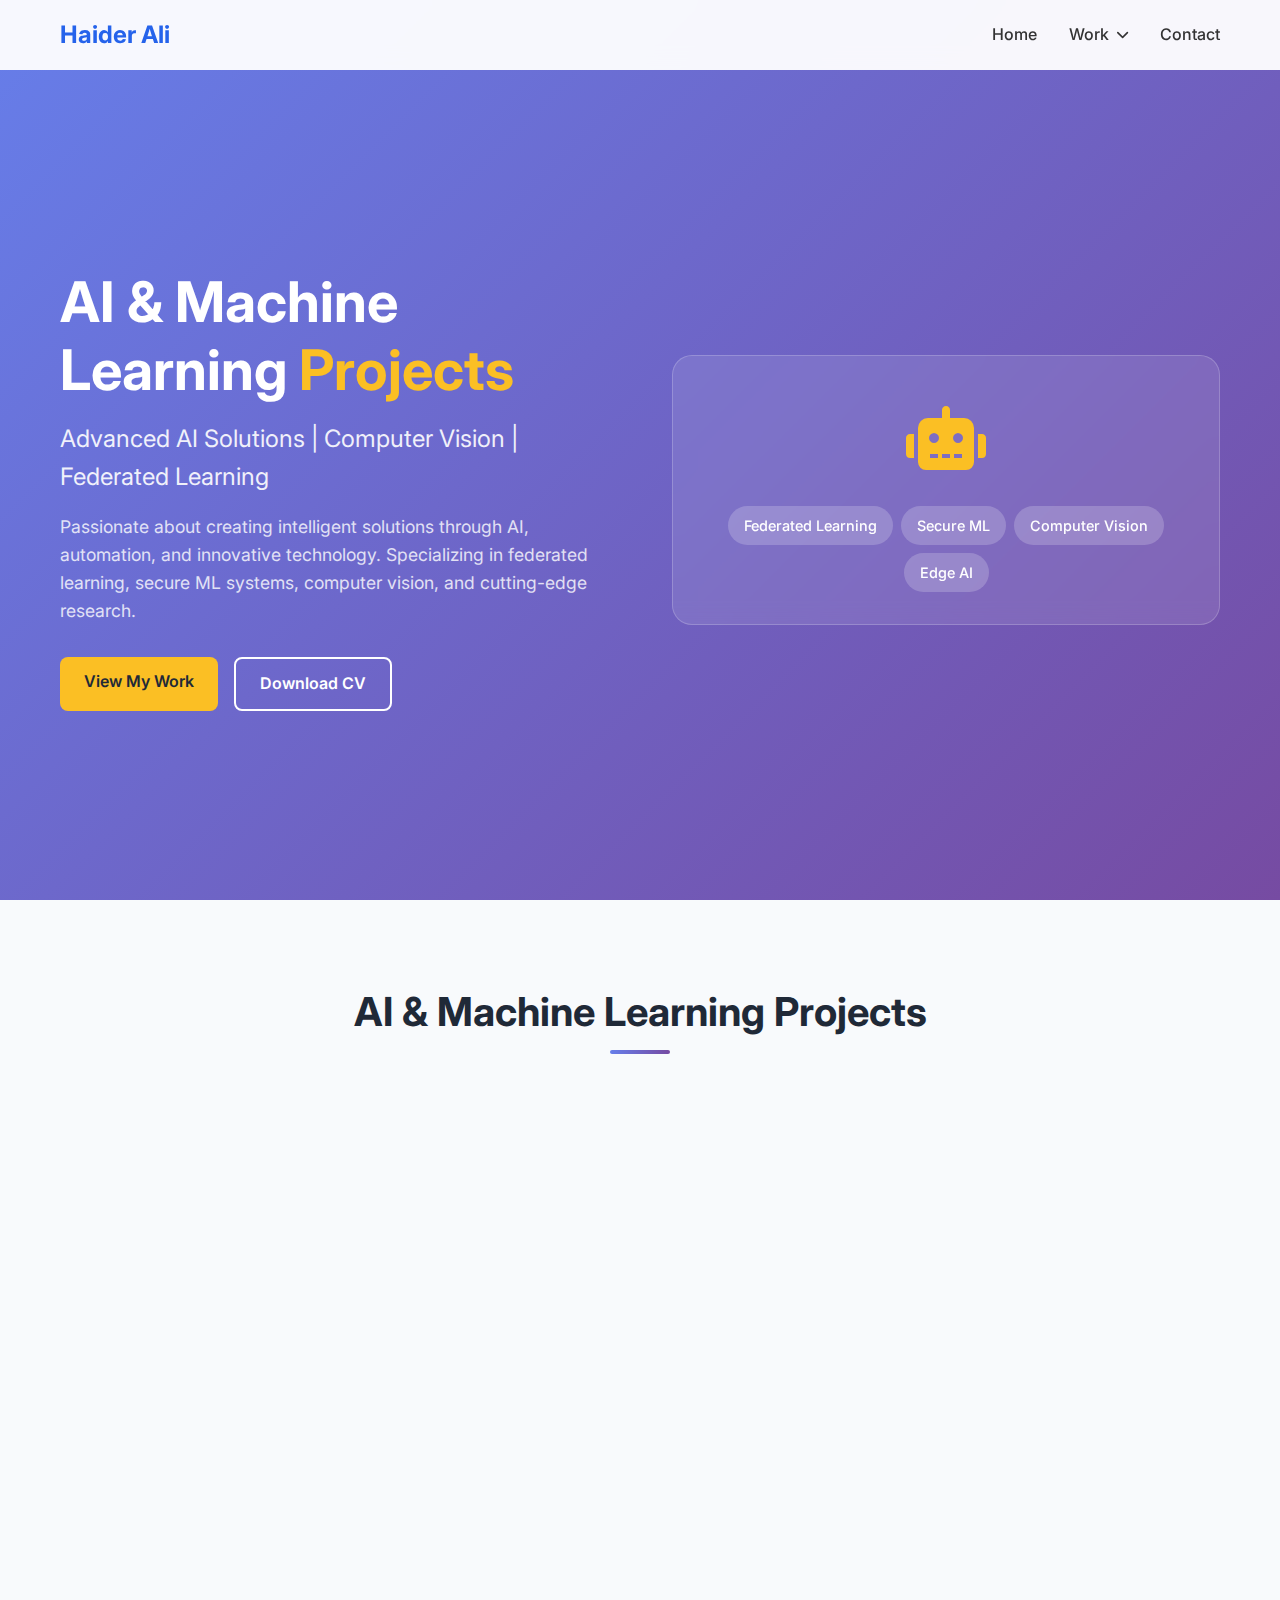
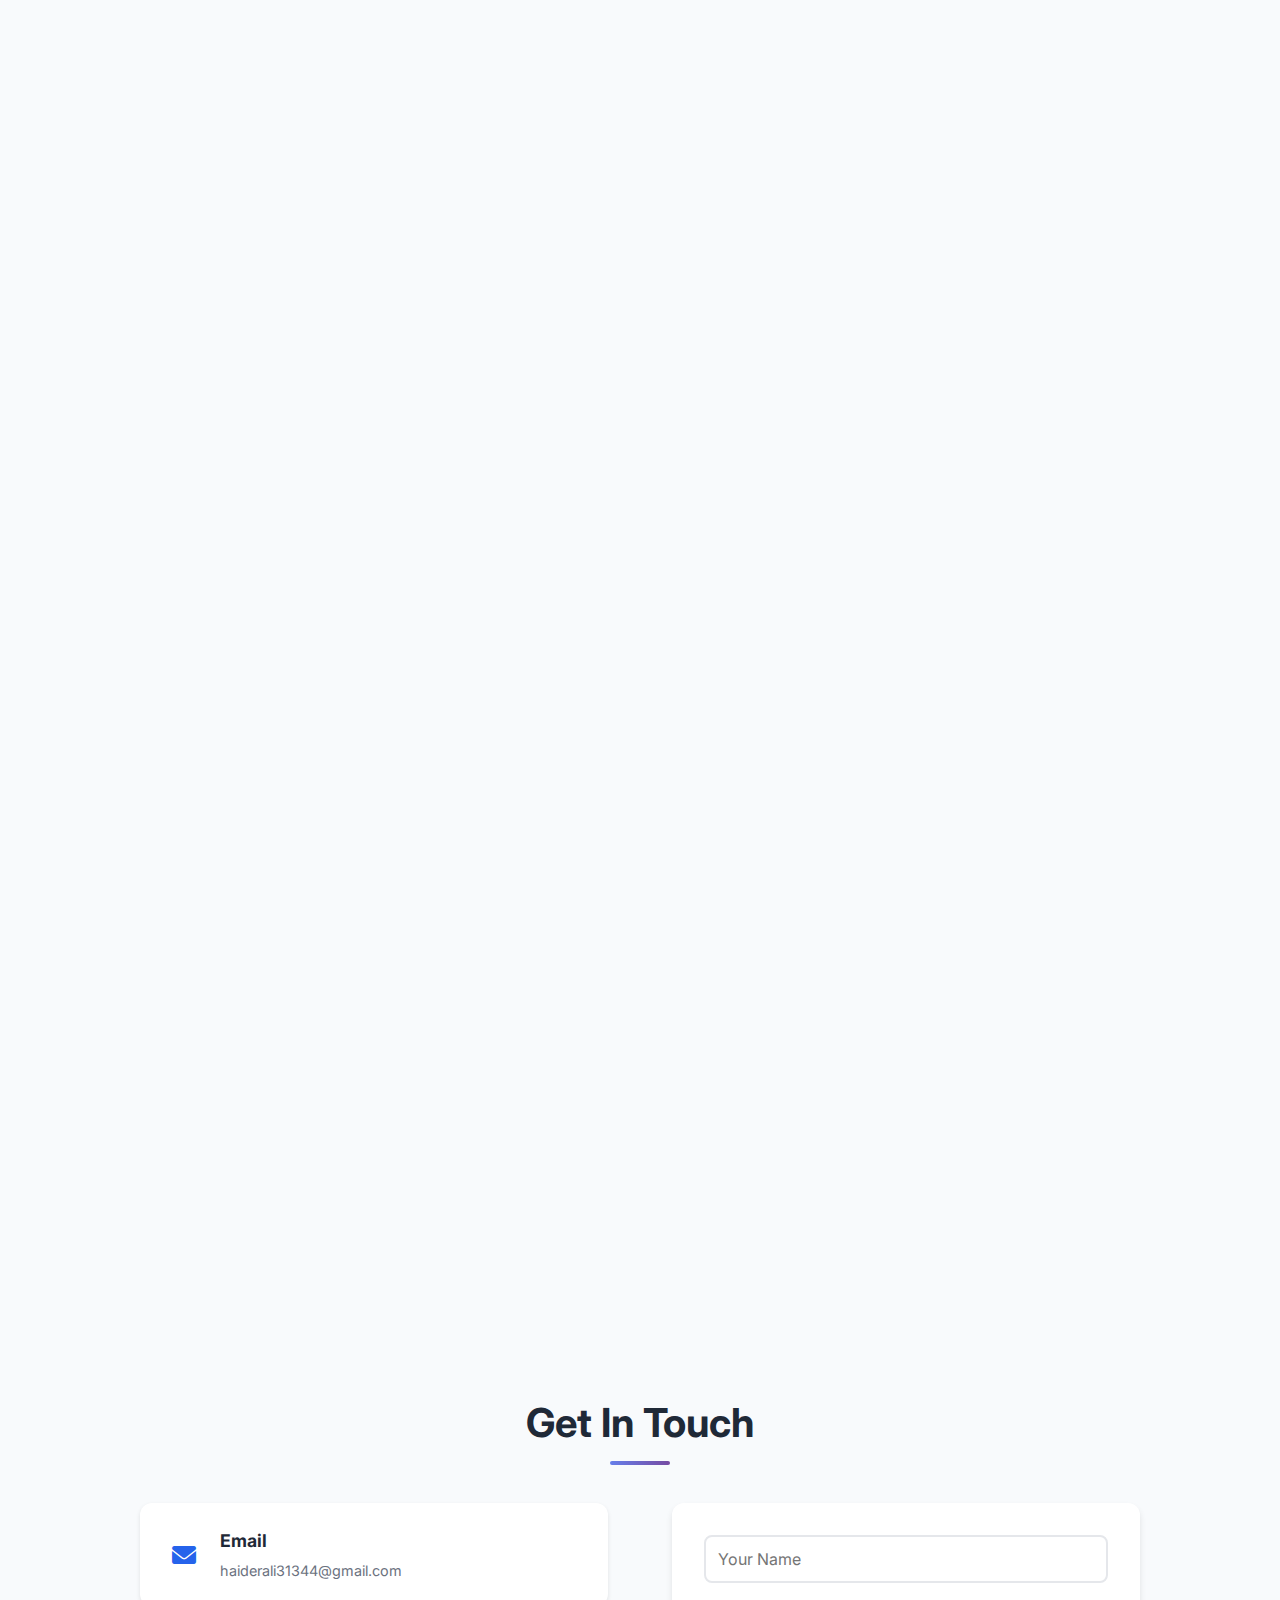
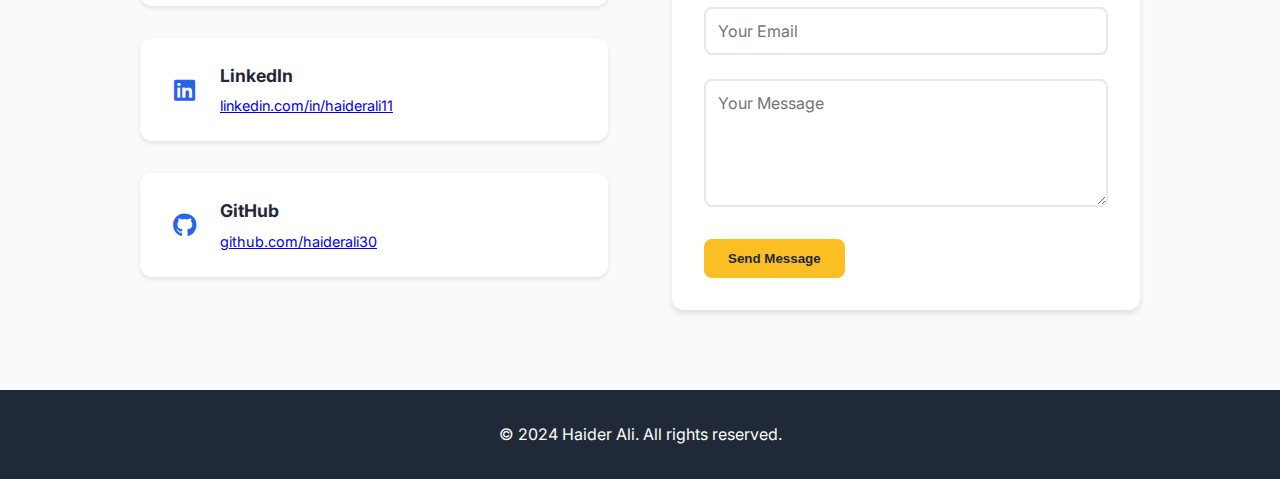
<file: index.html>
<!DOCTYPE html>
<html lang="en">
<head>
    <meta charset="UTF-8">
    <meta name="viewport" content="width=device-width, initial-scale=1.0">
    <title>Haider Ali - AI Engineer Portfolio</title>
    <link rel="stylesheet" href="styles.css">
    <link href="https://fonts.googleapis.com/css2?family=Inter:wght@300;400;500;600;700;800&display=swap" rel="stylesheet">
    <link rel="stylesheet" href="https://cdnjs.cloudflare.com/ajax/libs/font-awesome/6.0.0/css/all.min.css">
</head>
<body>
    <!-- Navigation -->
    <nav class="navbar">
        <div class="nav-container container">
            <div class="nav-logo">
                <h2><a href="home.html" style="text-decoration: none; color: inherit;">Haider Ali</a></h2>
            </div>
            <ul class="nav-menu">
                <li><a href="home.html" class="nav-link">Home</a></li>
                <li class="dropdown">
                    <a href="#" class="nav-link dropdown-toggle">Work <i class="fas fa-chevron-down"></i></a>
                    <ul class="dropdown-menu">
                        <li><a href="index.html" class="dropdown-link">AI & ML</a></li>
                        <li><a href="automation.html" class="dropdown-link">Automation</a></li>
                        <li><a href="bots.html" class="dropdown-link">Bots</a></li>
                        <li><a href="research.html" class="dropdown-link">Research</a></li>
                    </ul>
                </li>
                <li><a href="#contact" class="nav-link">Contact</a></li>
            </ul>
            <div class="hamburger">
                <span></span>
                <span></span>
                <span></span>
            </div>
        </div>
    </nav>

    <!-- Hero Section -->
    <section id="home" class="hero">
        <!-- Tech Animation Background -->
        <div class="tech-background">
            <div class="tech-circle"></div>
            <div class="tech-circle"></div>
            <div class="tech-circle"></div>
            <div class="tech-line"></div>
            <div class="tech-line"></div>
            <div class="tech-line"></div>
        </div>
        <div class="hero-container container">
            <div class="hero-content">
                <h1 class="hero-title">AI & Machine Learning <span class="highlight">Projects</span></h1>
                <p class="hero-subtitle">Advanced AI Solutions | Computer Vision | Federated Learning</p>
                <p class="hero-description">
                    Passionate about creating intelligent solutions through AI, automation, and innovative technology. 
                    Specializing in federated learning, secure ML systems, computer vision, and cutting-edge research.
                </p>
                <div class="hero-buttons">
                    <a href="#projects" class="btn btn-primary">View My Work</a>
                    <a href="CV_Haider_Ali.pdf" class="btn btn-secondary" target="_blank">Download CV</a>
                </div>
            </div>
            <div class="hero-image">
                <div class="profile-card">
                    <div class="profile-avatar">
                        <i class="fas fa-robot"></i>
                    </div>
                    <div class="tech-stack">
                        <span class="tech-tag">Federated Learning</span>
                        <span class="tech-tag">Secure ML</span>
                        <span class="tech-tag">Computer Vision</span>
                        <span class="tech-tag">Edge AI</span>
                    </div>
                </div>
            </div>
        </div>
    </section>





    <!-- Projects Section -->
    <section id="projects" class="projects">
        <div class="container">
            <h2 class="section-title">AI & Machine Learning Projects</h2>
            <div class="projects-grid">
                <div class="project-card">
                    <div class="project-image" title="Federated Learning for Energy Consumption Prediction">
                        <img src="AI&ML.jpeg.webp" alt="AI & ML Projects" style="width: 100%; height: 100%; object-fit: cover; border-radius: 8px;">
                    </div>
                    <div class="project-content">
                        <h4>Federated Learning for Energy Consumption Prediction</h4>
                        <p>Developed a privacy-preserving Federated Learning system using LSTM and Dockerized edge nodes with Kafka streaming for predictive energy modeling. Achieved state-of-the-art performance on multi-building energy datasets.</p>
                        <div class="project-tags">
                            <span class="tag">Federated Learning</span>
                            <span class="tag">LSTM</span>
                            <span class="tag">Docker</span>
                            <span class="tag">Kafka</span>
                        </div>
                        <div class="project-links">
                            <a href="https://github.com/haiderali30/Federated-Learning-for-Energy-Consumption-Prediction" class="project-link" target="_blank"><i class="fab fa-github"></i> Code</a>
                        </div>
                    </div>
                </div>
                <div class="project-card">
                    <div class="project-image" title="PDF Q&A Chatbot with ChatGPT API">
                        <img src="AI&ML.jpeg.webp" alt="AI & ML Projects" style="width: 100%; height: 100%; object-fit: cover; border-radius: 8px;">
                    </div>
                    <div class="project-content">
                        <h4>PDF Q&A Chatbot with ChatGPT API</h4>
                        <p>Built a retrieval-augmented chatbot that extracts context-aware answers from user PDFs, leveraging the ChatGPT API for intelligent responses.</p>
                        <div class="project-tags">
                            <span class="tag">NLP</span>
                            <span class="tag">ChatGPT API</span>
                            <span class="tag">Chatbot</span>
                        </div>
                        <div class="project-links">
                            <a href="#" class="project-link" target="_blank"><i class="fab fa-github"></i> Code</a>
                        </div>
                    </div>
                </div>
                <div class="project-card">
                    <div class="project-image" title="Image Deblurring with DeblurGAN-v2">
                        <img src="AI&ML.jpeg.webp" alt="AI & ML Projects" style="width: 100%; height: 100%; object-fit: cover; border-radius: 8px;">
                    </div>
                    <div class="project-content">
                        <h4>Image Deblurring with DeblurGAN-v2</h4>
                        <p>Developed a GAN-based restoration tool using residual blocks for real-world blurry images, significantly improving image clarity and detail.</p>
                        <div class="project-tags">
                            <span class="tag">GAN</span>
                            <span class="tag">Computer Vision</span>
                            <span class="tag">Image Restoration</span>
                        </div>
                        <div class="project-links">
                            <a href="https://github.com/haiderali30/Image-Deblurring-using-Gan" class="project-link" target="_blank"><i class="fab fa-github"></i> Code</a>
                        </div>
                    </div>
                </div>
                <div class="project-card">
                    <div class="project-image" title="Potato Leaf Disease Detection">
                        <img src="AI&ML.jpeg.webp" alt="AI & ML Projects" style="width: 100%; height: 100%; object-fit: cover; border-radius: 8px;">
                    </div>
                    <div class="project-content">
                        <h4>Potato Leaf Disease Detection</h4>
                        <p>Implemented a CNN model trained to detect plant diseases with high accuracy, contributing to agricultural efficiency and crop health management.</p>
                        <div class="project-tags">
                            <span class="tag">CNN</span>
                            <span class="tag">Computer Vision</span>
                            <span class="tag">Agriculture AI</span>
                        </div>
                        <div class="project-links">
                            <a href="https://github.com/haiderali30/Potato-leaf-disease-classification" class="project-link" target="_blank"><i class="fab fa-github"></i> Code</a>
                        </div>
                    </div>
                </div>
                <div class="project-card">
                    <div class="project-image" title="Image Classification with AlexNet & CIFAR-10">
                        <i class="fas fa-images"></i>
                    </div>
                    <div class="project-content">
                        <h4>Image Classification with AlexNet & CIFAR-10</h4>
                        <p>Developed a CNN-based image classifier using AlexNet architecture on the CIFAR-10 dataset, featuring a real-time inference UI.</p>
                        <div class="project-tags">
                            <span class="tag">CNN</span>
                            <span class="tag">AlexNet</span>
                            <span class="tag">Image Classification</span>
                        </div>
                        <div class="project-links">
                            <a href="#" class="project-link" target="_blank"><i class="fab fa-github"></i> Code</a>
                        </div>
                    </div>
                </div>
                <div class="project-card">
                    <div class="project-image" title="YOLO-based Vehicle Tracking">
                        <i class="fas fa-car"></i>
                    </div>
                    <div class="project-content">
                        <h4>YOLO-based Vehicle Tracking</h4>
                        <p>Implemented edge-deployed object detection with speed estimation for real-time video feeds, utilizing YOLO for efficient vehicle tracking.</p>
                        <div class="project-tags">
                            <span class="tag">YOLO</span>
                            <span class="tag">Object Tracking</span>
                            <span class="tag">Edge AI</span>
                        </div>
                        <div class="project-links">
                            <a href="#" class="project-link" target="_blank"><i class="fab fa-github"></i> Code</a>
                        </div>
                    </div>
                </div>
                <div class="project-card">
                    <div class="project-image" title="Twitter Sentiment Analysis App">
                        <i class="fab fa-twitter"></i>
                    </div>
                    <div class="project-content">
                        <h4>Twitter Sentiment Analysis App</h4>
                        <p>Built a Streamlit interface with TF-IDF + Random Forest for tweet classification, providing real-time sentiment analysis.</p>
                        <div class="project-tags">
                            <span class="tag">NLP</span>
                            <span class="tag">Sentiment Analysis</span>
                            <span class="tag">Streamlit</span>
                        </div>
                        <div class="project-links">
                            <a href="https://github.com/haiderali30/Twitter-Sentiment-Analysis-App" class="project-link" target="_blank"><i class="fab fa-github"></i> Code</a>
                        </div>
                    </div>
                </div>
                <div class="project-card">
                    <div class="project-image" title="CNN Classification for Emotion Recognition">
                        <i class="fas fa-face-smile"></i>
                    </div>
                    <div class="project-content">
                        <h4>CNN Classification for Emotion Recognition</h4>
                        <p>Developed a CNN model to classify facial expressions into happy and sad categories, demonstrating expertise in image classification and hyperparameter tuning.</p>
                        <div class="project-tags">
                            <span class="tag">CNN</span>
                            <span class="tag">Emotion Recognition</span>
                            <span class="tag">Computer Vision</span>
                        </div>
                        <div class="project-links">
                            <a href="https://github.com/haiderali30/CNN-Classification-between-HAPPY-and-SAD-people" class="project-link" target="_blank"><i class="fab fa-github"></i> Code</a>
                        </div>
                    </div>
                </div>
            </div>
        </div>
    </section>



    <!-- Contact Section -->
    <section id="contact" class="contact">
        <div class="container">
            <h2 class="section-title">Get In Touch</h2>
            <div class="contact-content">
                <div class="contact-info">
                    <div class="contact-item">
                        <i class="fas fa-envelope"></i>
                        <div>
                            <h4>Email</h4>
                            <p>haiderali31344@gmail.com</p>
                        </div>
                    </div>
                    <div class="contact-item">
                        <i class="fab fa-linkedin"></i>
                        <div>
                            <h4>LinkedIn</h4>
                            <p><a href="https://www.linkedin.com/in/haiderali11" target="_blank">linkedin.com/in/haiderali11</a></p>
                        </div>
                    </div>
                    <div class="contact-item">
                        <i class="fab fa-github"></i>
                        <div>
                            <h4>GitHub</h4>
                            <p><a href="https://github.com/haiderali30" target="_blank">github.com/haiderali30</a></p>
                        </div>
                    </div>
                </div>
                <div class="contact-form">
                    <form>
                        <div class="form-group">
                            <input type="text" placeholder="Your Name" required>
                        </div>
                        <div class="form-group">
                            <input type="email" placeholder="Your Email" required>
                        </div>
                        <div class="form-group">
                            <textarea placeholder="Your Message" rows="5" required></textarea>
                        </div>
                        <button type="submit" class="btn btn-primary">Send Message</button>
                    </form>
                </div>
            </div>
        </div>
    </section>

    <!-- Footer -->
    <footer class="footer">
        <div class="container">
            <p>&copy; 2024 Haider Ali. All rights reserved.</p>
        </div>
    </footer>

    <script src="script.js"></script>
</body>
</html>
</file>
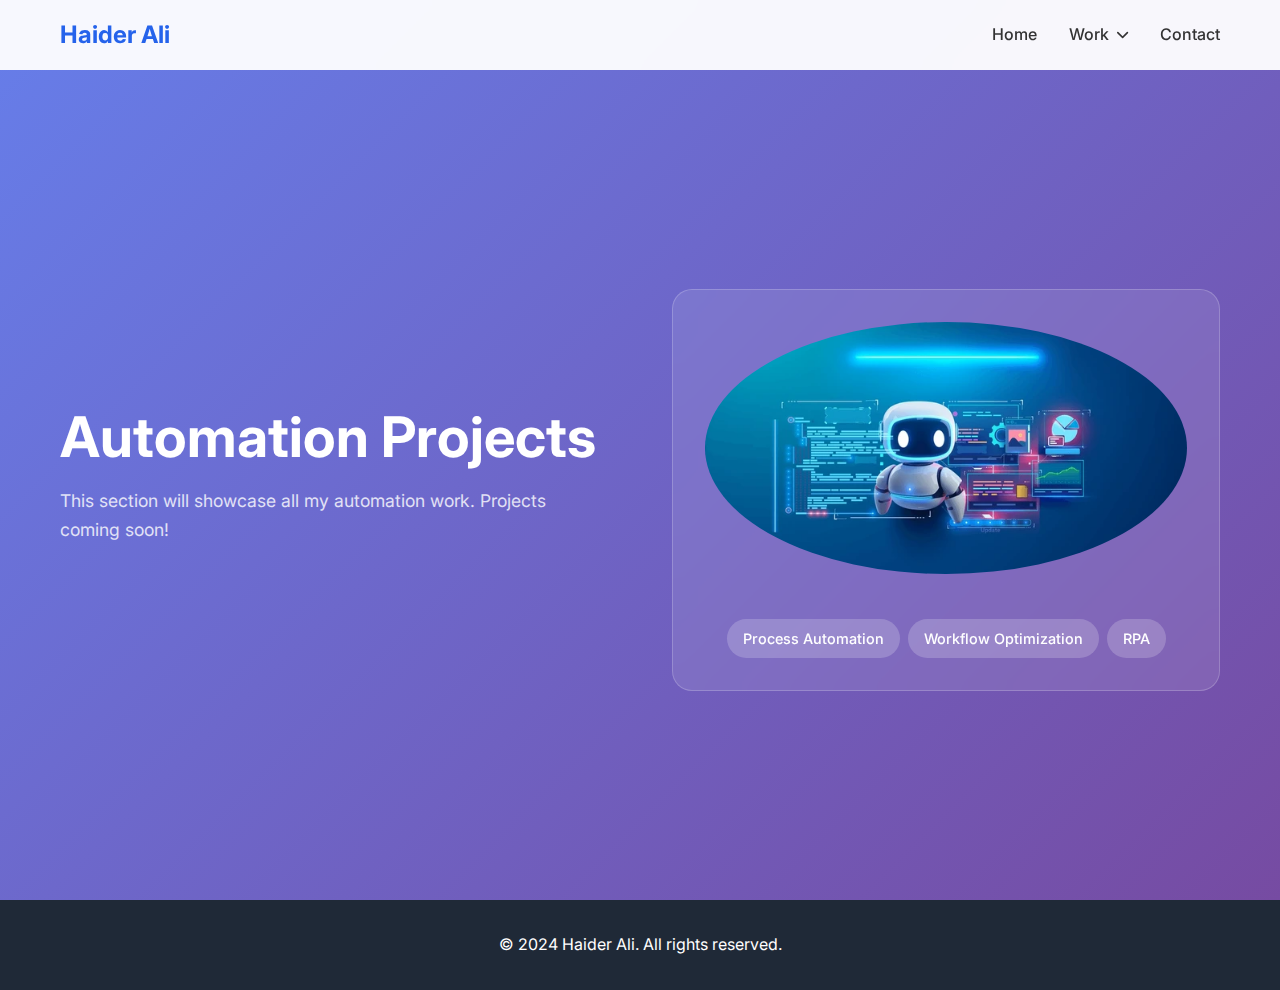
<file: automation.html>
<!DOCTYPE html>
<html lang="en">
<head>
    <meta charset="UTF-8">
    <meta name="viewport" content="width=device-width, initial-scale=1.0">
    <title>Automation Projects - Haider Ali</title>
    <link rel="stylesheet" href="styles.css">
    <link href="https://fonts.googleapis.com/css2?family=Inter:wght@300;400;500;600;700&display=swap" rel="stylesheet">
    <link rel="stylesheet" href="https://cdnjs.cloudflare.com/ajax/libs/font-awesome/6.0.0/css/all.min.css">
</head>
<body>
    <nav class="navbar">
        <div class="nav-container">
            <div class="nav-logo">
                <h2><a href="home.html" style="text-decoration: none; color: inherit;">Haider Ali</a></h2>
            </div>
            <ul class="nav-menu">
                <li><a href="home.html" class="nav-link">Home</a></li>
                <li class="dropdown">
                    <a href="#" class="nav-link dropdown-toggle">Work <i class="fas fa-chevron-down"></i></a>
                    <ul class="dropdown-menu">
                        <li><a href="index.html" class="dropdown-link">AI & ML</a></li>
                        <li><a href="automation.html" class="dropdown-link">Automation</a></li>
                        <li><a href="bots.html" class="dropdown-link">Bots</a></li>
                        <li><a href="research.html" class="dropdown-link">Research</a></li>
                    </ul>
                </li>
                <li><a href="#contact" class="nav-link">Contact</a></li>
            </ul>
            <div class="hamburger">
                <span></span>
                <span></span>
                <span></span>
            </div>
        </div>
    </nav>
    <section class="hero">
        <!-- Tech Animation Background -->
        <div class="tech-background">
            <div class="tech-circle"></div>
            <div class="tech-circle"></div>
            <div class="tech-circle"></div>
            <div class="tech-line"></div>
            <div class="tech-line"></div>
            <div class="tech-line"></div>
        </div>
        <div class="hero-container">
            <div class="hero-content">
                <h1 class="hero-title">Automation Projects</h1>
                <p class="hero-description">This section will showcase all my automation work. Projects coming soon!</p>
            </div>
            <div class="hero-image">
                <div class="profile-card">
                    <div class="profile-avatar">
                        <img src="automation.webp" alt="Automation Projects" style="width: 100%; height: 100%; object-fit: cover; border-radius: 50%;">
                    </div>
                    <div class="tech-stack">
                        <span class="tech-tag">Process Automation</span>
                        <span class="tech-tag">Workflow Optimization</span>
                        <span class="tech-tag">RPA</span>
                    </div>
                </div>
            </div>
        </div>
    </section>
    <footer class="footer">
        <div class="container">
            <p>&copy; 2024 Haider Ali. All rights reserved.</p>
        </div>
    </footer>
    <script src="script.js"></script>
</body>
</html>
</file>
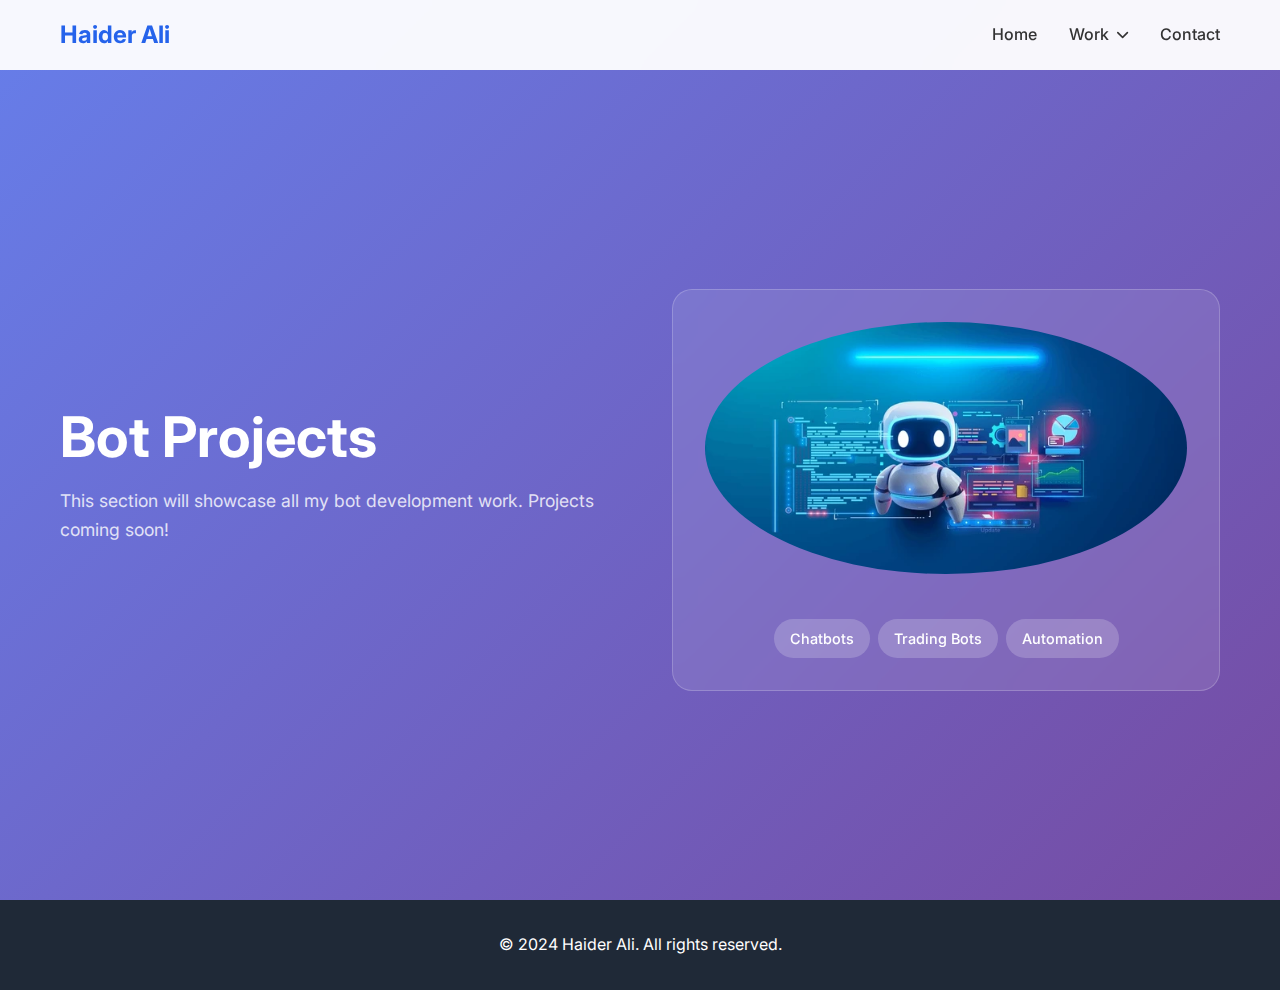
<file: bots.html>
<!DOCTYPE html>
<html lang="en">
<head>
    <meta charset="UTF-8">
    <meta name="viewport" content="width=device-width, initial-scale=1.0">
    <title>Bots - Haider Ali</title>
    <link rel="stylesheet" href="styles.css">
    <link href="https://fonts.googleapis.com/css2?family=Inter:wght@300;400;500;600;700&display=swap" rel="stylesheet">
    <link rel="stylesheet" href="https://cdnjs.cloudflare.com/ajax/libs/font-awesome/6.0.0/css/all.min.css">
</head>
<body>
    <nav class="navbar">
        <div class="nav-container">
            <div class="nav-logo">
                <h2><a href="home.html" style="text-decoration: none; color: inherit;">Haider Ali</a></h2>
            </div>
            <ul class="nav-menu">
                <li><a href="home.html" class="nav-link">Home</a></li>
                <li class="dropdown">
                    <a href="#" class="nav-link dropdown-toggle">Work <i class="fas fa-chevron-down"></i></a>
                    <ul class="dropdown-menu">
                        <li><a href="index.html" class="dropdown-link">AI & ML</a></li>
                        <li><a href="automation.html" class="dropdown-link">Automation</a></li>
                        <li><a href="bots.html" class="dropdown-link">Bots</a></li>
                        <li><a href="research.html" class="dropdown-link">Research</a></li>
                    </ul>
                </li>
                <li><a href="#contact" class="nav-link">Contact</a></li>
            </ul>
            <div class="hamburger">
                <span></span>
                <span></span>
                <span></span>
            </div>
        </div>
    </nav>
    <section class="hero">
        <!-- Tech Animation Background -->
        <div class="tech-background">
            <div class="tech-circle"></div>
            <div class="tech-circle"></div>
            <div class="tech-circle"></div>
            <div class="tech-line"></div>
            <div class="tech-line"></div>
            <div class="tech-line"></div>
        </div>
        <div class="hero-container">
            <div class="hero-content">
                <h1 class="hero-title">Bot Projects</h1>
                <p class="hero-description">This section will showcase all my bot development work. Projects coming soon!</p>
            </div>
            <div class="hero-image">
                <div class="profile-card">
                    <div class="profile-avatar">
                        <img src="automation.webp" alt="Bot Development Projects" style="width: 100%; height: 100%; object-fit: cover; border-radius: 50%;">
                    </div>
                    <div class="tech-stack">
                        <span class="tech-tag">Chatbots</span>
                        <span class="tech-tag">Trading Bots</span>
                        <span class="tech-tag">Automation</span>
                    </div>
                </div>
            </div>
        </div>
    </section>
    <footer class="footer">
        <div class="container">
            <p>&copy; 2024 Haider Ali. All rights reserved.</p>
        </div>
    </footer>
    <script src="script.js"></script>
</body>
</html>
</file>
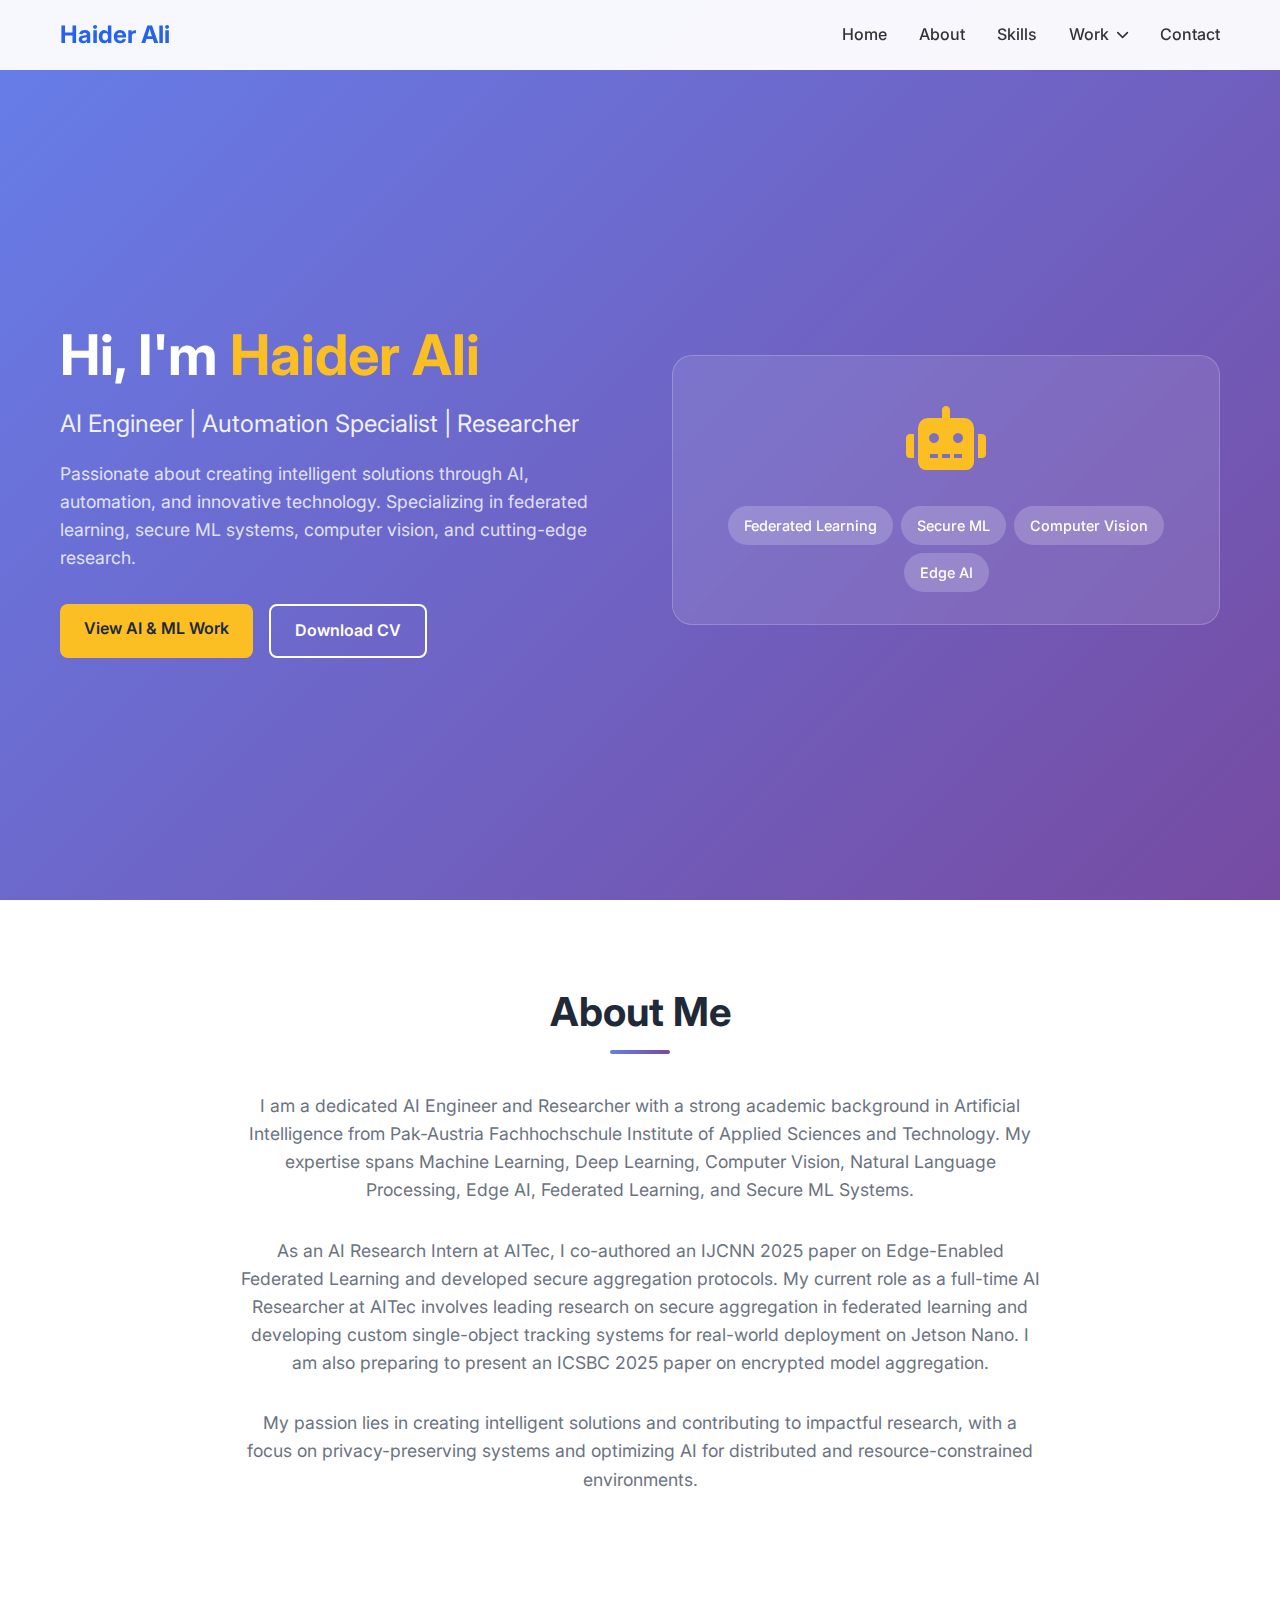
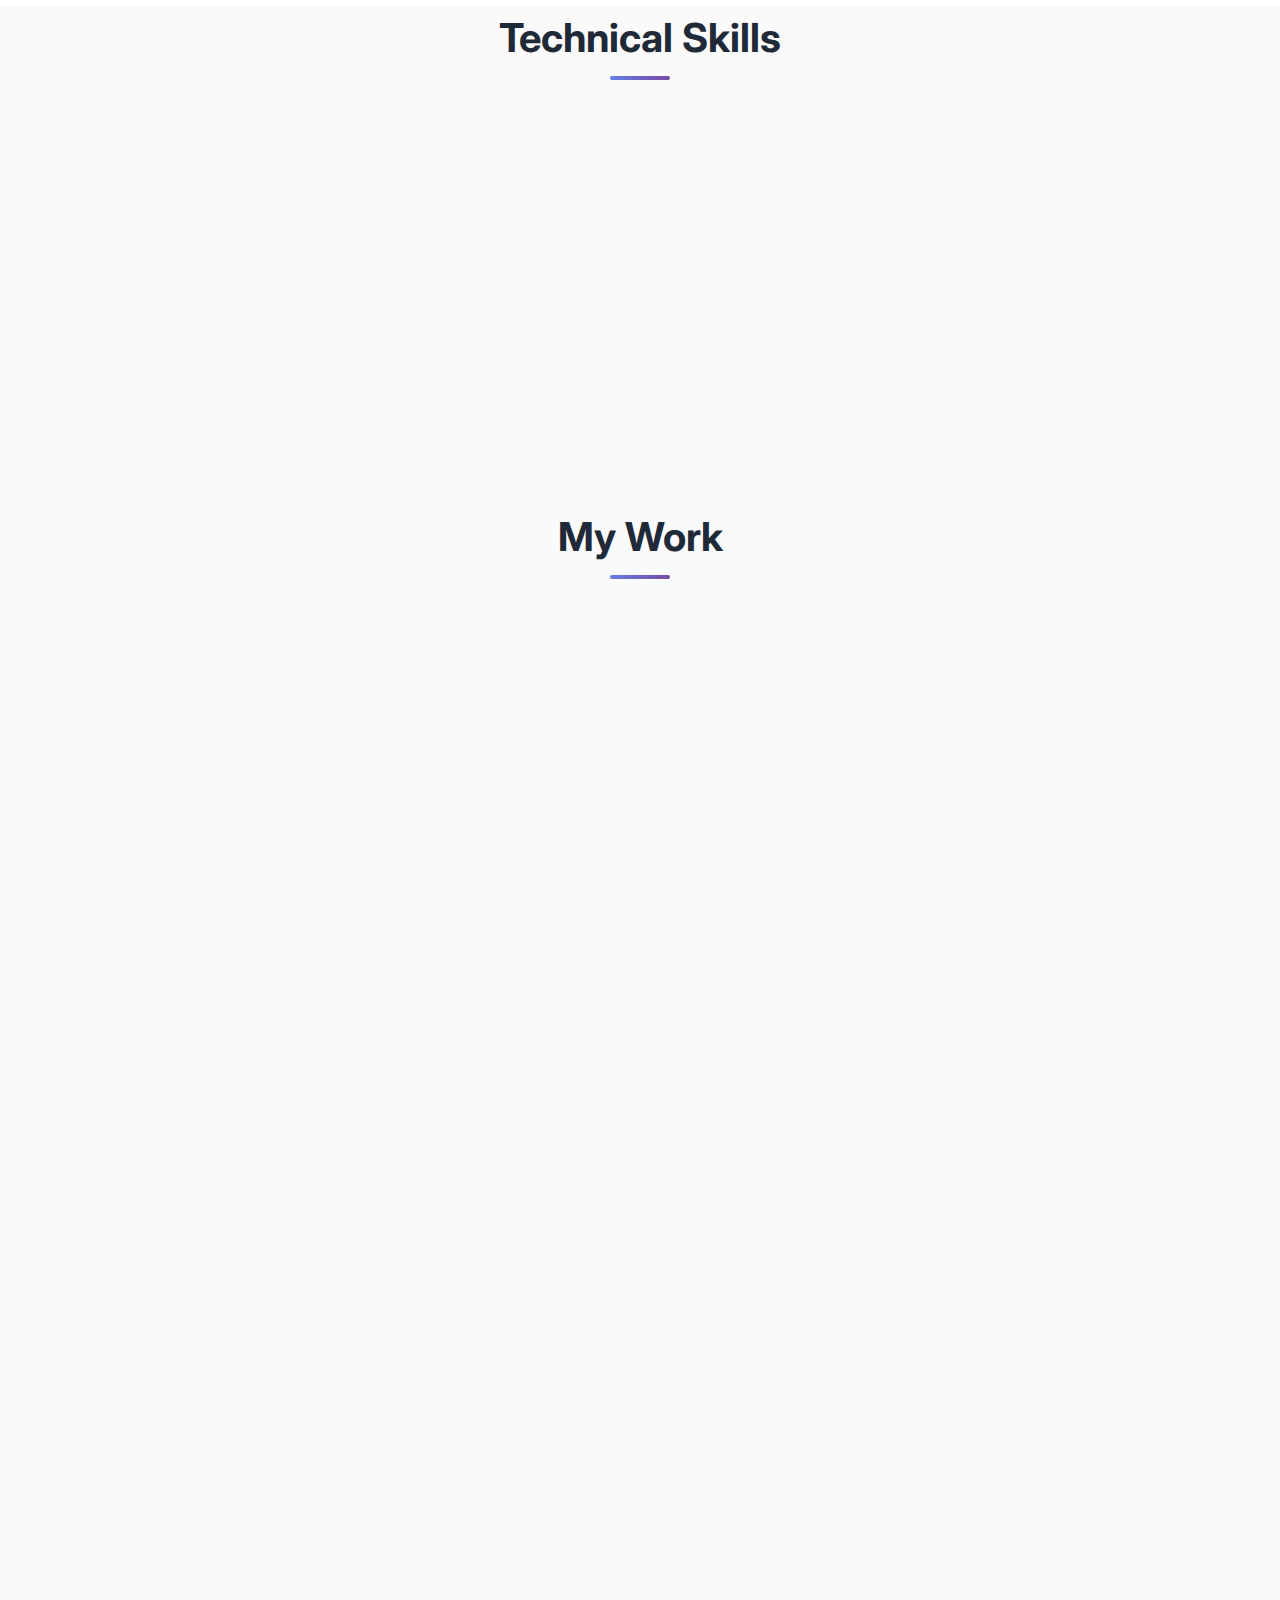
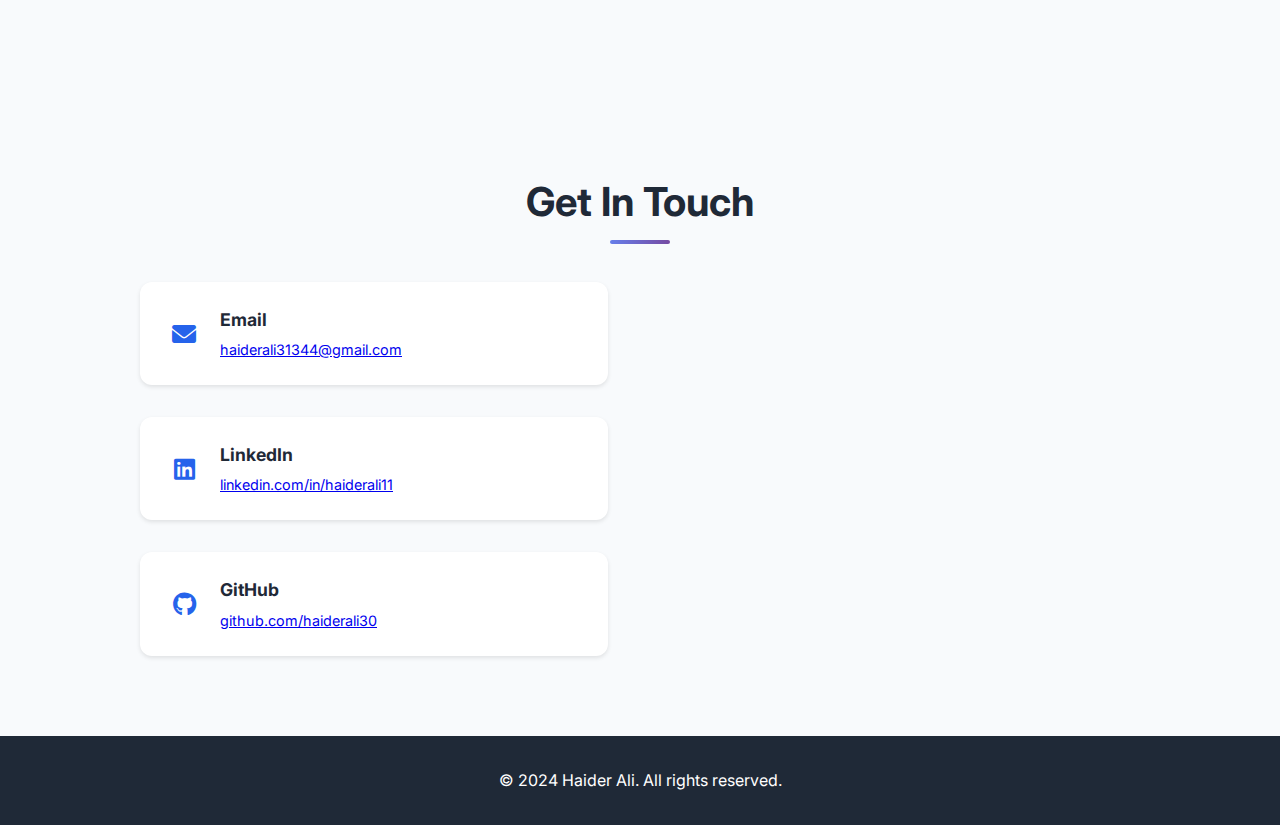
<file: home.html>
<!DOCTYPE html>
<html lang="en">
<head>
    <meta charset="UTF-8">
    <meta name="viewport" content="width=device-width, initial-scale=1.0">
    <title>Haider Ali - AI Engineer Portfolio</title>
    <link rel="stylesheet" href="styles.css">
    <link href="https://fonts.googleapis.com/css2?family=Inter:wght@300;400;500;600;700;800&display=swap" rel="stylesheet">
    <link rel="stylesheet" href="https://cdnjs.cloudflare.com/ajax/libs/font-awesome/6.0.0/css/all.min.css">
</head>
<body>
    <!-- Navigation -->
    <nav class="navbar">
        <div class="nav-container container">
            <div class="nav-logo">
                <h2><a href="home.html" style="text-decoration: none; color: inherit;">Haider Ali</a></h2>
            </div>
            <ul class="nav-menu">
                <li><a href="home.html" class="nav-link">Home</a></li>
                <li><a href="#about" class="nav-link">About</a></li>
                <li><a href="#skills" class="nav-link">Skills</a></li>
                <li class="dropdown">
                    <a href="#" class="nav-link dropdown-toggle">Work <i class="fas fa-chevron-down"></i></a>
                    <ul class="dropdown-menu">
                        <li><a href="index.html" class="dropdown-link">AI & ML</a></li>
                        <li><a href="automation.html" class="dropdown-link">Automation</a></li>
                        <li><a href="bots.html" class="dropdown-link">Bots</a></li>
                        <li><a href="research.html" class="dropdown-link">Research</a></li>
                    </ul>
                </li>
                <li><a href="#contact" class="nav-link">Contact</a></li>
            </ul>
            <div class="hamburger">
                <span></span>
                <span></span>
                <span></span>
            </div>
        </div>
    </nav>

    <!-- Hero Section -->
    <section id="home" class="hero">
        <!-- Tech Animation Background -->
        <div class="tech-background">
            <div class="tech-circle"></div>
            <div class="tech-circle"></div>
            <div class="tech-circle"></div>
            <div class="tech-line"></div>
            <div class="tech-line"></div>
            <div class="tech-line"></div>
        </div>
        <div class="hero-container container">
            <div class="hero-content">
                <h1 class="hero-title">Hi, I'm <span class="highlight">Haider Ali</span></h1>
                <p class="hero-subtitle">AI Engineer | Automation Specialist | Researcher</p>
                <p class="hero-description">
                    Passionate about creating intelligent solutions through AI, automation, and innovative technology. 
                    Specializing in federated learning, secure ML systems, computer vision, and cutting-edge research.
                </p>
                <div class="hero-buttons">
                    <a href="index.html" class="btn btn-primary">View AI & ML Work</a>
                    <a href="CV_Haider_Ali.pdf" class="btn btn-secondary" target="_blank">Download CV</a>
                </div>
            </div>
            <div class="hero-image">
                <div class="profile-card">
                    <div class="profile-avatar">
                        <i class="fas fa-robot"></i>
                    </div>
                    <div class="tech-stack">
                        <span class="tech-tag">Federated Learning</span>
                        <span class="tech-tag">Secure ML</span>
                        <span class="tech-tag">Computer Vision</span>
                        <span class="tech-tag">Edge AI</span>
                    </div>
                </div>
            </div>
        </div>
    </section>

    <!-- About Section -->
    <section id="about" class="about">
        <div class="container">
            <h2 class="section-title">About Me</h2>
            <div class="about-content">
                <div class="about-text">
                    <p>
                        I am a dedicated AI Engineer and Researcher with a strong academic background in Artificial Intelligence from Pak-Austria Fachhochschule Institute of Applied Sciences and Technology. My expertise spans Machine Learning, Deep Learning, Computer Vision, Natural Language Processing, Edge AI, Federated Learning, and Secure ML Systems.
                    </p>
                    <p>
                        As an AI Research Intern at AITec, I co-authored an IJCNN 2025 paper on Edge-Enabled Federated Learning and developed secure aggregation protocols. My current role as a full-time AI Researcher at AITec involves leading research on secure aggregation in federated learning and developing custom single-object tracking systems for real-world deployment on Jetson Nano. I am also preparing to present an ICSBC 2025 paper on encrypted model aggregation.
                    </p>
                    <p>
                        My passion lies in creating intelligent solutions and contributing to impactful research, with a focus on privacy-preserving systems and optimizing AI for distributed and resource-constrained environments.
                    </p>
                </div>
            </div>
        </div>
    </section>

    <!-- Skills Section -->
    <section id="skills" class="skills">
        <div class="container">
            <h2 class="section-title">Technical Skills</h2>
            <div class="skills-grid">
                <div class="skill-card"><i class="fab fa-python"></i><span>Python</span></div>
                <div class="skill-card"><i class="fas fa-cogs"></i><span>TensorFlow</span></div>
                <div class="skill-card"><i class="fas fa-microchip"></i><span>PyTorch</span></div>
                <div class="skill-card"><i class="fas fa-eye"></i><span>OpenCV</span></div>
                <div class="skill-card"><i class="fas fa-brain"></i><span>Scikit-learn</span></div>
                <div class="skill-card"><i class="fas fa-robot"></i><span>LangChain</span></div>
                <div class="skill-card"><i class="fas fa-comments"></i><span>Hugging Face</span></div>
                <div class="skill-card"><i class="fas fa-code-branch"></i><span>Git</span></div>
                <div class="skill-card"><i class="fab fa-docker"></i><span>Docker</span></div>
                <div class="skill-card"><i class="fas fa-cubes"></i><span>Kubernetes</span></div>
                <div class="skill-card"><i class="fas fa-terminal"></i><span>Linux</span></div>
                <div class="skill-card"><i class="fas fa-database"></i><span>SQL</span></div>
            </div>
        </div>
    </section>

    <!-- Work Overview Section -->
    <section id="work-overview" class="projects">
        <div class="container">
            <h2 class="section-title">My Work</h2>
            <div class="projects-grid">
                <div class="project-card">
                    <div class="project-image">
                        <img src="AI&ML.jpeg.webp" alt="AI & ML Projects" style="width: 100%; height: 100%; object-fit: cover; border-radius: 8px;">
                    </div>
                    <div class="project-content">
                        <h4>AI & Machine Learning</h4>
                        <p>Advanced AI projects including federated learning, computer vision, and deep learning applications. From image deblurring to disease detection.</p>
                        <div class="project-tags">
                            <span class="tag">Deep Learning</span>
                            <span class="tag">Computer Vision</span>
                            <span class="tag">Federated Learning</span>
                        </div>
                        <div class="project-links">
                            <a href="index.html" class="project-link"><i class="fas fa-arrow-right"></i> View Projects</a>
                        </div>
                    </div>
                </div>
                <div class="project-card">
                    <div class="project-image">
                        <img src="automation.webp" alt="Automation Projects" style="width: 100%; height: 100%; object-fit: cover; border-radius: 8px;">
                    </div>
                    <div class="project-content">
                        <h4>Automation</h4>
                        <p>Process automation and workflow optimization solutions. Streamlining operations through intelligent automation systems.</p>
                        <div class="project-tags">
                            <span class="tag">Process Automation</span>
                            <span class="tag">Workflow Optimization</span>
                            <span class="tag">RPA</span>
                        </div>
                        <div class="project-links">
                            <a href="automation.html" class="project-link"><i class="fas fa-arrow-right"></i> View Projects</a>
                        </div>
                    </div>
                </div>
                <div class="project-card">
                    <div class="project-image">
                        <img src="automation.webp" alt="Bot Development Projects" style="width: 100%; height: 100%; object-fit: cover; border-radius: 8px;">
                    </div>
                    <div class="project-content">
                        <h4>Bot Development</h4>
                        <p>Intelligent chatbots and automated systems. From customer service bots to trading algorithms.</p>
                        <div class="project-tags">
                            <span class="tag">Chatbots</span>
                            <span class="tag">Trading Bots</span>
                            <span class="tag">Automation</span>
                        </div>
                        <div class="project-links">
                            <a href="bots.html" class="project-link"><i class="fas fa-arrow-right"></i> View Projects</a>
                        </div>
                    </div>
                </div>
                <div class="project-card">
                    <div class="project-image">
                        <img src="research.jpg" alt="Research Papers" style="width: 100%; height: 100%; object-fit: cover; border-radius: 8px;">
                    </div>
                    <div class="project-content">
                        <h4>Research Papers</h4>
                        <p>Published and in-progress research in AI, ML, and Computer Vision. Contributing to academic advancement.</p>
                        <div class="project-tags">
                            <span class="tag">Research</span>
                            <span class="tag">Publications</span>
                            <span class="tag">Academic</span>
                        </div>
                        <div class="project-links">
                            <a href="research.html" class="project-link"><i class="fas fa-arrow-right"></i> View Papers</a>
                        </div>
                    </div>
                </div>
            </div>
        </div>
    </section>

    <!-- Contact Section -->
    <section id="contact" class="contact">
        <div class="container">
            <h2 class="section-title">Get In Touch</h2>
            <div class="contact-content">
                <div class="contact-info">
                    <div class="contact-item">
                        <i class="fas fa-envelope"></i>
                        <div>
                            <h4>Email</h4>
                            <p><a href="mailto:haiderali31344@gmail.com">haiderali31344@gmail.com</a></p>
                        </div>
                    </div>
                    <div class="contact-item">
                        <i class="fab fa-linkedin"></i>
                        <div>
                            <h4>LinkedIn</h4>
                            <p><a href="https://www.linkedin.com/in/haiderali11" target="_blank">linkedin.com/in/haiderali11</a></p>
                        </div>
                    </div>
                    <div class="contact-item">
                        <i class="fab fa-github"></i>
                        <div>
                            <h4>GitHub</h4>
                            <p><a href="https://github.com/haiderali30" target="_blank">github.com/haiderali30</a></p>
                        </div>
                    </div>
                </div>
            </div>
        </div>
    </section>

    <!-- Footer -->
    <footer class="footer">
        <div class="container">
            <p>&copy; 2024 Haider Ali. All rights reserved.</p>
        </div>
    </footer>

    <script src="script.js"></script>
</body>
</html>
</file>
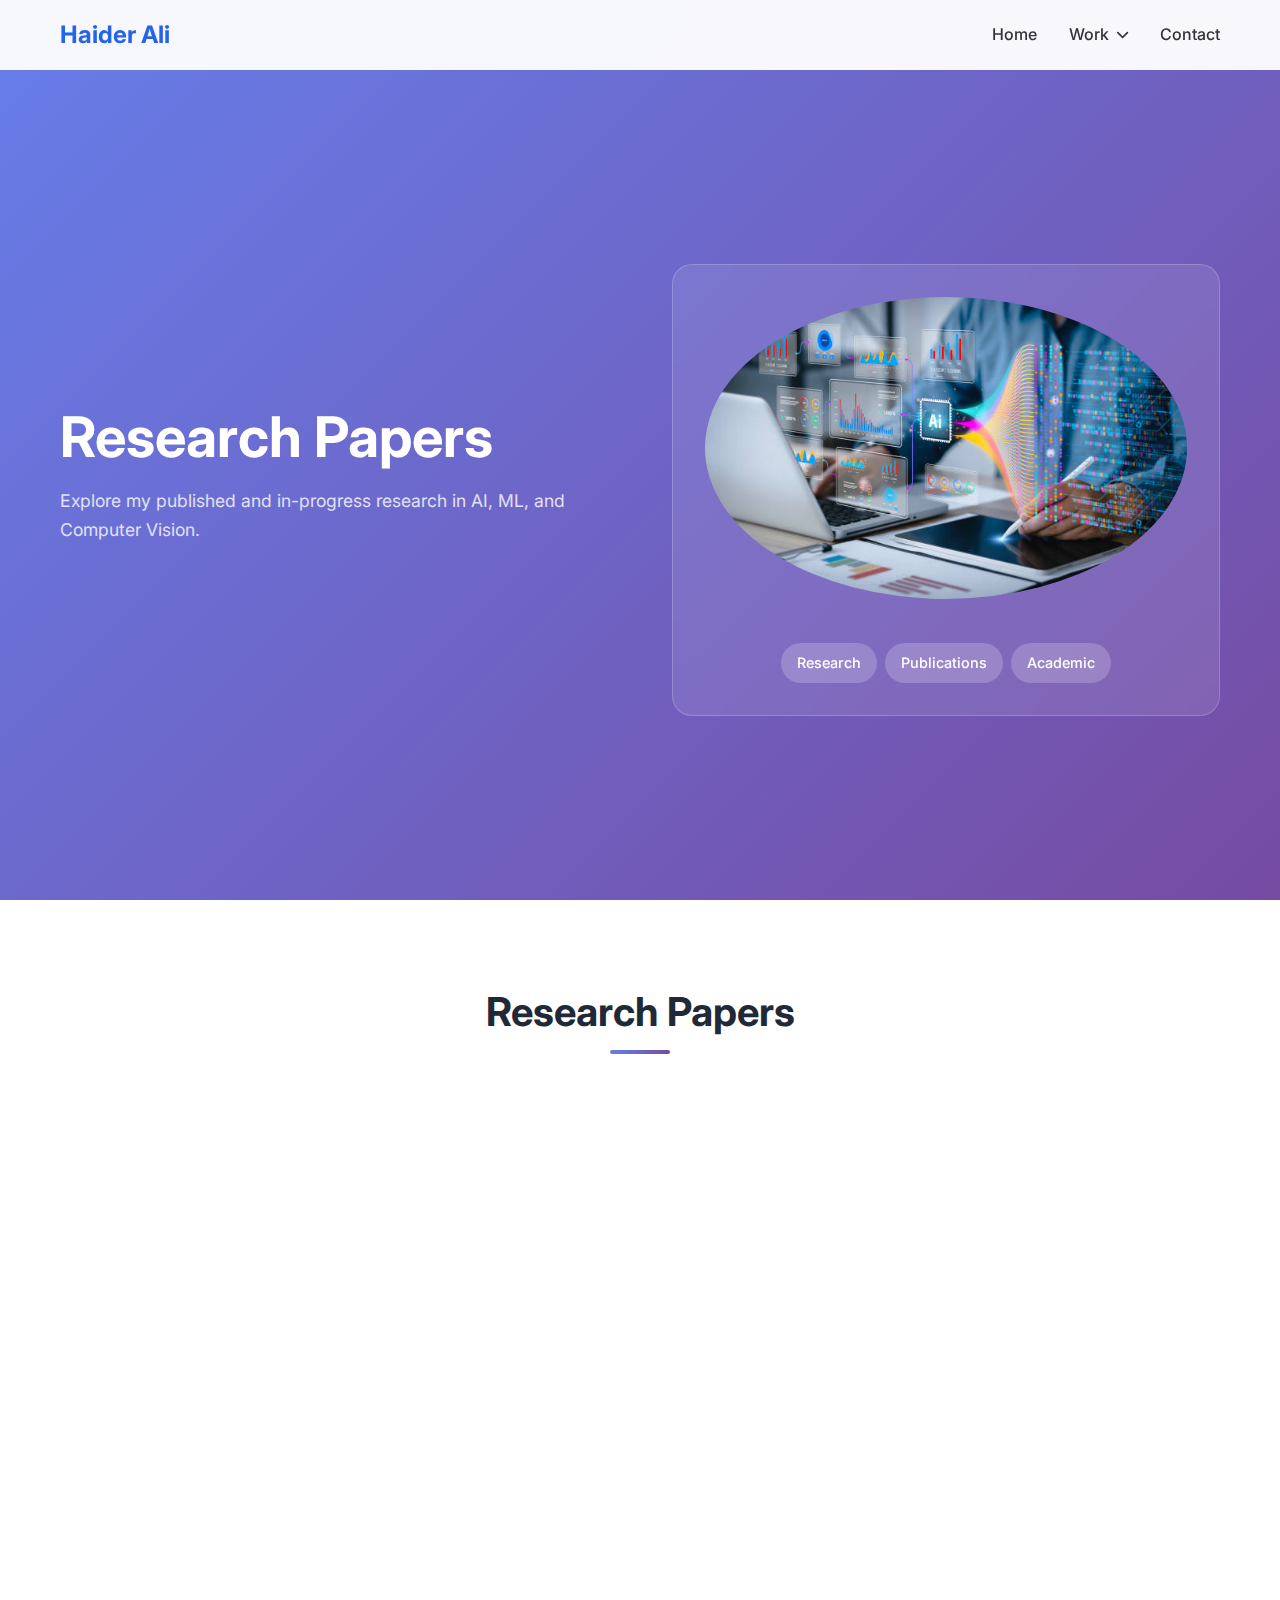
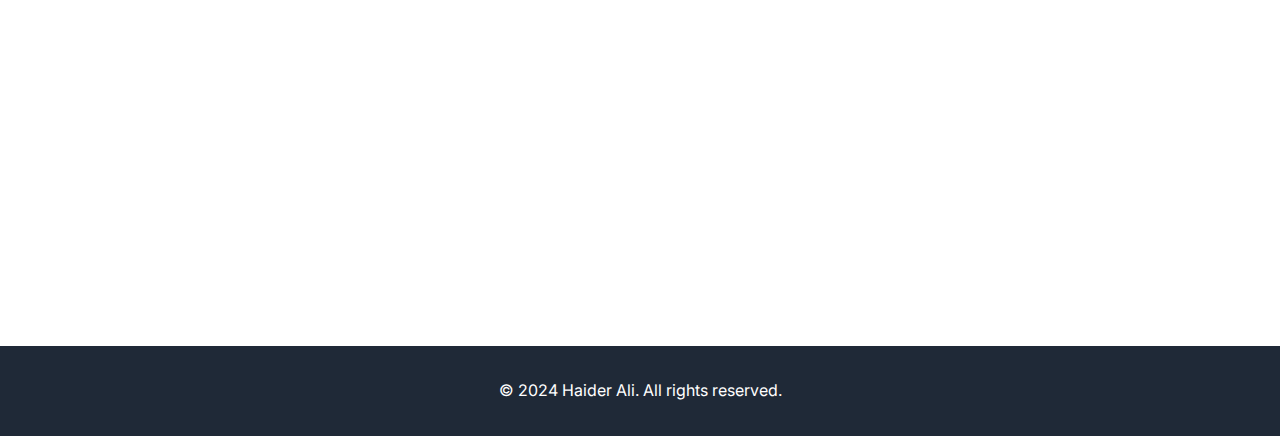
<file: research.html>
<!DOCTYPE html>
<html lang="en">
<head>
    <meta charset="UTF-8">
    <meta name="viewport" content="width=device-width, initial-scale=1.0">
    <title>Research - Haider Ali</title>
    <link rel="stylesheet" href="styles.css">
    <link href="https://fonts.googleapis.com/css2?family=Inter:wght@300;400;500;600;700&display=swap" rel="stylesheet">
    <link rel="stylesheet" href="https://cdnjs.cloudflare.com/ajax/libs/font-awesome/6.0.0/css/all.min.css">
</head>
<body>
    <nav class="navbar">
        <div class="nav-container">
            <div class="nav-logo">
                <h2><a href="home.html" style="text-decoration: none; color: inherit;">Haider Ali</a></h2>
            </div>
            <ul class="nav-menu">
                <li><a href="home.html" class="nav-link">Home</a></li>
                <li class="dropdown">
                    <a href="#" class="nav-link dropdown-toggle">Work <i class="fas fa-chevron-down"></i></a>
                    <ul class="dropdown-menu">
                        <li><a href="index.html" class="dropdown-link">AI & ML</a></li>
                        <li><a href="automation.html" class="dropdown-link">Automation</a></li>
                        <li><a href="bots.html" class="dropdown-link">Bots</a></li>
                        <li><a href="research.html" class="dropdown-link">Research</a></li>
                    </ul>
                </li>
                <li><a href="#contact" class="nav-link">Contact</a></li>
            </ul>
            <div class="hamburger">
                <span></span>
                <span></span>
                <span></span>
            </div>
        </div>
    </nav>
    <section class="hero">
        <!-- Tech Animation Background -->
        <div class="tech-background">
            <div class="tech-circle"></div>
            <div class="tech-circle"></div>
            <div class="tech-circle"></div>
            <div class="tech-line"></div>
            <div class="tech-line"></div>
            <div class="tech-line"></div>
        </div>
        <div class="hero-container">
            <div class="hero-content">
                <h1 class="hero-title">Research Papers</h1>
                <p class="hero-description">Explore my published and in-progress research in AI, ML, and Computer Vision.</p>
            </div>
            <div class="hero-image">
                <div class="profile-card">
                    <div class="profile-avatar">
                        <img src="research.jpg" alt="Research Papers" style="width: 100%; height: 100%; object-fit: cover; border-radius: 50%;">
                    </div>
                    <div class="tech-stack">
                        <span class="tech-tag">Research</span>
                        <span class="tech-tag">Publications</span>
                        <span class="tech-tag">Academic</span>
                    </div>
                </div>
            </div>
        </div>
    </section>
    <section id="research" class="research">
        <div class="container">
            <h2 class="section-title">Research Papers</h2>
            <div class="research-grid">
                <div class="research-card">
                    <div class="research-icon">
                        <i class="fas fa-file-alt"></i>
                    </div>
                    <div class="research-content">
                        <h4>Privacy-Preserving Machine Learning in Distributed Systems</h4>
                        <p class="research-authors">Haider Ali, et al.</p>
                        <p class="research-abstract">
                            This research explores federated learning and differential privacy techniques for secure machine learning in distributed environments. The study presents novel approaches for maintaining data privacy while enabling collaborative model training across multiple parties.
                        </p>
                        <div class="research-tags">
                            <span class="tag">Federated Learning</span>
                            <span class="tag">Differential Privacy</span>
                            <span class="tag">Distributed Systems</span>
                            <span class="tag">2024</span>
                        </div>
                    </div>
                </div>
                <div class="research-card">
                    <div class="research-icon">
                        <i class="fas fa-file-alt"></i>
                    </div>
                    <div class="research-content">
                        <h4>Edge AI Optimization for Resource-Constrained Devices</h4>
                        <p class="research-authors">Haider Ali, et al.</p>
                        <p class="research-abstract">
                            Investigation of model compression and optimization techniques for deploying AI models on edge devices. The research presents novel methodologies for achieving real-time inference while maintaining model accuracy on resource-constrained hardware.
                        </p>
                        <div class="research-tags">
                            <span class="tag">Edge AI</span>
                            <span class="tag">Model Compression</span>
                            <span class="tag">IoT</span>
                            <span class="tag">2024</span>
                        </div>
                    </div>
                </div>
                <div class="research-card">
                    <div class="research-icon">
                        <i class="fas fa-file-alt"></i>
                    </div>
                    <div class="research-content">
                        <h4>Computer Vision for Quality Control in Manufacturing</h4>
                        <p class="research-authors">Haider Ali, et al.</p>
                        <p class="research-abstract">
                            Study of computer vision applications in manufacturing quality control, focusing on defect detection, process monitoring, and automated inspection systems. The research introduces novel CNN architectures optimized for real-time industrial applications.
                        </p>
                        <div class="research-tags">
                            <span class="tag">Computer Vision</span>
                            <span class="tag">Quality Control</span>
                            <span class="tag">Manufacturing</span>
                            <span class="tag">2024</span>
                        </div>
                    </div>
                </div>
            </div>
        </div>
    </section>
    <footer class="footer">
        <div class="container">
            <p>&copy; 2024 Haider Ali. All rights reserved.</p>
        </div>
    </footer>
    <script src="script.js"></script>
</body>
</html>
</file>
<file: styles.css>
/* Reset and Base Styles */
* {
    margin: 0;
    padding: 0;
    box-sizing: border-box;
}

body {
    font-family: 'Inter', sans-serif;
    line-height: 1.6;
    color: #333;
    background-color: #fafafa;
}

.container {
    max-width: 1200px;
    margin: 0 auto;
    padding: 0 20px;
}

/* Navigation */
.navbar {
    position: fixed;
    top: 0;
    width: 100%;
    background: rgba(255, 255, 255, 0.95);
    backdrop-filter: blur(10px);
    z-index: 1000;
    padding: 1rem 0;
    transition: all 0.3s ease;
}

.nav-container {
    max-width: 1200px;
    margin: 0 auto;
    padding: 0 20px;
    display: flex;
    justify-content: space-between;
    align-items: center;
}

.nav-logo h2 {
    color: #2563eb;
    font-weight: 700;
}

.nav-menu {
    display: flex;
    list-style: none;
    gap: 2rem;
    align-items: center;
}

.dropdown {
    position: relative;
}

.dropdown-toggle {
    display: flex;
    align-items: center;
    gap: 0.5rem;
}

.dropdown-toggle i {
    font-size: 0.8rem;
    transition: transform 0.3s ease;
}

.dropdown.active .dropdown-toggle i {
    transform: rotate(180deg);
}

.dropdown-menu {
    position: absolute;
    top: 100%;
    left: 0;
    background: rgba(255, 255, 255, 0.98);
    backdrop-filter: blur(10px);
    border-radius: 8px;
    box-shadow: 0 4px 6px rgba(0, 0, 0, 0.1);
    list-style: none;
    padding: 0.5rem 0;
    min-width: 200px;
    opacity: 0;
    visibility: hidden;
    transform: translateY(-10px);
    transition: all 0.3s ease;
    z-index: 1000;
}

.dropdown.active .dropdown-menu {
    opacity: 1;
    visibility: visible;
    transform: translateY(0);
}

.dropdown-link {
    display: block;
    padding: 0.75rem 1.5rem;
    color: #333;
    text-decoration: none;
    font-weight: 500;
    transition: background-color 0.3s ease;
}

.dropdown-link:hover {
    background-color: #f1f5f9;
    color: #2563eb;
}

.nav-link {
    text-decoration: none;
    color: #333;
    font-weight: 500;
    transition: color 0.3s ease;
    position: relative;
}

.nav-link:hover {
    color: #2563eb;
}

.nav-link::after {
    content: '';
    position: absolute;
    bottom: -5px;
    left: 0;
    width: 0;
    height: 2px;
    background: #2563eb;
    transition: width 0.3s ease;
}

.nav-link:hover::after {
    width: 100%;
}

.hamburger {
    display: none;
    flex-direction: column;
    cursor: pointer;
}

.hamburger span {
    width: 25px;
    height: 3px;
    background: #333;
    margin: 3px 0;
    transition: 0.3s;
}

/* Hero Section */
.hero {
    min-height: 100vh;
    display: flex;
    align-items: center;
    background: linear-gradient(135deg, #667eea 0%, #764ba2 100%);
    color: white;
    padding-top: 80px;
}

.hero-container {
    max-width: 1200px;
    margin: 0 auto;
    padding: 0 20px;
    display: grid;
    grid-template-columns: 1fr 1fr;
    gap: 4rem;
    align-items: center;
}

.hero-title {
    font-size: 3.5rem;
    font-weight: 700;
    margin-bottom: 1rem;
    line-height: 1.2;
}

.highlight {
    color: #fbbf24;
}

.hero-subtitle {
    font-size: 1.5rem;
    margin-bottom: 1rem;
    opacity: 0.9;
}

.hero-description {
    font-size: 1.1rem;
    margin-bottom: 2rem;
    opacity: 0.8;
    line-height: 1.6;
}

.hero-buttons {
    display: flex;
    gap: 1rem;
    flex-wrap: wrap;
}

.btn {
    padding: 12px 24px;
    border-radius: 8px;
    text-decoration: none;
    font-weight: 600;
    transition: all 0.3s ease;
    display: inline-block;
    border: none;
    cursor: pointer;
}

.btn-primary {
    background: #fbbf24;
    color: #1f2937;
}

.btn-primary:hover {
    background: #f59e0b;
    transform: translateY(-2px);
}

.btn-secondary {
    background: transparent;
    color: white;
    border: 2px solid white;
}

.btn-secondary:hover {
    background: white;
    color: #1f2937;
    transform: translateY(-2px);
}

.profile-card {
    background: rgba(255, 255, 255, 0.1);
    backdrop-filter: blur(10px);
    border-radius: 20px;
    padding: 2rem;
    text-align: center;
    border: 1px solid rgba(255, 255, 255, 0.2);
}

.profile-avatar {
    font-size: 4rem;
    margin-bottom: 1rem;
    color: #fbbf24;
}

.tech-stack {
    display: flex;
    flex-wrap: wrap;
    gap: 0.5rem;
    justify-content: center;
}

.tech-tag {
    background: rgba(255, 255, 255, 0.2);
    padding: 0.5rem 1rem;
    border-radius: 20px;
    font-size: 0.9rem;
    font-weight: 500;
}

/* Section Styles */
.section-title {
    text-align: center;
    font-size: 2.5rem;
    font-weight: 700;
    margin-bottom: 3rem;
    color: #1f2937;
    position: relative;
}

.section-title::after {
    content: '';
    position: absolute;
    bottom: -10px;
    left: 50%;
    transform: translateX(-50%);
    width: 60px;
    height: 4px;
    background: linear-gradient(90deg, #667eea, #764ba2);
    border-radius: 2px;
}

/* About Section */
.about {
    padding: 5rem 0;
    background: white;
}

.about-content {
    max-width: 800px;
    margin: 0 auto;
}

.about-text p {
    font-size: 1.1rem;
    margin-bottom: 2rem;
    text-align: center;
    color: #6b7280;
}

.expertise-grid {
    display: grid;
    grid-template-columns: repeat(auto-fit, minmax(250px, 1fr));
    gap: 2rem;
    margin-top: 3rem;
}

.expertise-item {
    text-align: center;
    padding: 2rem;
    background: #f8fafc;
    border-radius: 12px;
    transition: transform 0.3s ease;
}

.expertise-item:hover {
    transform: translateY(-5px);
}

.expertise-item i {
    font-size: 2.5rem;
    color: #2563eb;
    margin-bottom: 1rem;
}

.expertise-item h3 {
    font-size: 1.3rem;
    margin-bottom: 1rem;
    color: #1f2937;
}

.expertise-item p {
    color: #6b7280;
    line-height: 1.6;
}

/* Projects Section */
.projects {
    padding: 5rem 0;
    background: #f8fafc;
}

.project-category {
    margin-bottom: 4rem;
}

.category-title {
    font-size: 1.8rem;
    font-weight: 600;
    margin-bottom: 2rem;
    color: #1f2937;
    display: flex;
    align-items: center;
    gap: 0.5rem;
}

.category-title i {
    color: #2563eb;
}

.projects-grid {
    display: grid;
    grid-template-columns: repeat(auto-fit, minmax(350px, 1fr));
    gap: 2rem;
}

.project-card {
    background: white;
    border-radius: 12px;
    overflow: hidden;
    box-shadow: 0 4px 6px rgba(0, 0, 0, 0.1);
    transition: transform 0.3s ease, box-shadow 0.3s ease;
}

.project-card:hover {
    transform: translateY(-5px);
    box-shadow: 0 10px 25px rgba(0, 0, 0, 0.15);
}

.project-image {
    height: 200px;
    background: linear-gradient(135deg, #667eea 0%, #764ba2 100%);
    display: flex;
    align-items: center;
    justify-content: center;
    font-size: 3rem;
    color: white;
}

.project-content {
    padding: 1.5rem;
}

.project-content h4 {
    font-size: 1.3rem;
    margin-bottom: 0.5rem;
    color: #1f2937;
}

.project-content p {
    color: #6b7280;
    margin-bottom: 1rem;
    line-height: 1.6;
}

.project-tags {
    display: flex;
    flex-wrap: wrap;
    gap: 0.5rem;
    margin-bottom: 1rem;
}

.tag {
    background: #e5e7eb;
    color: #374151;
    padding: 0.25rem 0.75rem;
    border-radius: 15px;
    font-size: 0.8rem;
    font-weight: 500;
}

.project-links {
    display: flex;
    gap: 1rem;
}

.project-link {
    text-decoration: none;
    color: #2563eb;
    font-weight: 500;
    font-size: 0.9rem;
    transition: color 0.3s ease;
}

.project-link:hover {
    color: #1d4ed8;
}

/* Research Section */
.research {
    padding: 5rem 0;
    background: white;
}

.research-grid {
    display: grid;
    grid-template-columns: repeat(auto-fit, minmax(400px, 1fr));
    gap: 2rem;
}

.research-card {
    background: #f8fafc;
    border-radius: 12px;
    padding: 2rem;
    display: flex;
    gap: 1.5rem;
    transition: transform 0.3s ease;
}

.research-card:hover {
    transform: translateY(-3px);
}

.research-icon {
    font-size: 2rem;
    color: #2563eb;
    flex-shrink: 0;
}

.research-content h4 {
    font-size: 1.2rem;
    margin-bottom: 0.5rem;
    color: #1f2937;
}

.research-authors {
    color: #6b7280;
    font-size: 0.9rem;
    margin-bottom: 0.5rem;
}

.research-abstract {
    color: #6b7280;
    line-height: 1.6;
    margin-bottom: 1rem;
}

.research-tags {
    display: flex;
    flex-wrap: wrap;
    gap: 0.5rem;
    margin-bottom: 1rem;
}

.research-links {
    display: flex;
    gap: 1rem;
}

.research-link {
    text-decoration: none;
    color: #2563eb;
    font-weight: 500;
    font-size: 0.9rem;
    transition: color 0.3s ease;
}

.research-link:hover {
    color: #1d4ed8;
}

/* Contact Section */
.contact {
    padding: 5rem 0;
    background: #f8fafc;
}

.contact-content {
    display: grid;
    grid-template-columns: 1fr 1fr;
    gap: 4rem;
    max-width: 1000px;
    margin: 0 auto;
}

.contact-info {
    display: flex;
    flex-direction: column;
    gap: 2rem;
}

.contact-item {
    display: flex;
    align-items: center;
    gap: 1rem;
    padding: 1.5rem;
    background: white;
    border-radius: 12px;
    box-shadow: 0 2px 4px rgba(0, 0, 0, 0.1);
}

.contact-item i {
    font-size: 1.5rem;
    color: #2563eb;
    width: 40px;
    text-align: center;
}

.contact-item h4 {
    font-size: 1.1rem;
    margin-bottom: 0.25rem;
    color: #1f2937;
}

.contact-item p {
    color: #6b7280;
    font-size: 0.9rem;
}

.contact-form {
    background: white;
    padding: 2rem;
    border-radius: 12px;
    box-shadow: 0 4px 6px rgba(0, 0, 0, 0.1);
}

.form-group {
    margin-bottom: 1.5rem;
}

.form-group input,
.form-group textarea {
    width: 100%;
    padding: 12px;
    border: 2px solid #e5e7eb;
    border-radius: 8px;
    font-size: 1rem;
    transition: border-color 0.3s ease;
    font-family: inherit;
}

.form-group input:focus,
.form-group textarea:focus {
    outline: none;
    border-color: #2563eb;
}

.form-group textarea {
    resize: vertical;
    min-height: 120px;
}

/* Footer */
.footer {
    background: #1f2937;
    color: white;
    text-align: center;
    padding: 2rem 0;
}

/* Responsive Design */
@media (max-width: 768px) {
    .hamburger {
        display: flex;
    }

    .nav-menu {
        display: none;
        position: absolute;
        top: 100%;
        left: 0;
        width: 100%;
        background: rgba(255, 255, 255, 0.98);
        backdrop-filter: blur(10px);
        flex-direction: column;
        padding: 2rem 0;
        box-shadow: 0 4px 6px rgba(0, 0, 0, 0.1);
    }

    .nav-menu.active {
        display: flex;
    }

    .nav-menu li {
        margin: 1rem 0;
        text-align: center;
    }

    .dropdown-menu {
        position: static;
        background: transparent;
        box-shadow: none;
        opacity: 1;
        visibility: visible;
        transform: none;
        padding: 0;
        margin-top: 1rem;
    }

    .dropdown.active .dropdown-menu {
        display: block;
    }

    .dropdown-link {
        padding: 0.5rem 1rem;
        color: #6b7280;
    }

    .dropdown-link:hover {
        background-color: transparent;
        color: #2563eb;
    }

    .hamburger.active span:nth-child(1) {
        transform: rotate(45deg) translate(5px, 5px);
    }

    .hamburger.active span:nth-child(2) {
        opacity: 0;
    }

    .hamburger.active span:nth-child(3) {
        transform: rotate(-45deg) translate(7px, -6px);
    }

    .hero-container {
        grid-template-columns: 1fr;
        text-align: center;
        gap: 2rem;
    }

    .hero-title {
        font-size: 2.5rem;
    }

    .hero-buttons {
        justify-content: center;
    }

    .expertise-grid {
        grid-template-columns: 1fr;
    }

    .projects-grid {
        grid-template-columns: 1fr;
    }

    .research-grid {
        grid-template-columns: 1fr;
    }

    .contact-content {
        grid-template-columns: 1fr;
        gap: 2rem;
    }

    .section-title {
        font-size: 2rem;
    }
}

@media (max-width: 480px) {
    .hero-title {
        font-size: 2rem;
    }

    .hero-subtitle {
        font-size: 1.2rem;
    }

    .btn {
        padding: 10px 20px;
        font-size: 0.9rem;
    }

    .project-card,
    .research-card {
        margin: 0 10px;
    }
}

/* Animations */
@keyframes fadeInUp {
    from {
        opacity: 0;
        transform: translateY(30px);
    }
    to {
        opacity: 1;
        transform: translateY(0);
    }
}

.hero-content,
.project-card,
.research-card,
.expertise-item {
    animation: fadeInUp 0.6s ease-out;
}

/* Smooth scrolling */
html {
    scroll-behavior: smooth;
}
</file>
